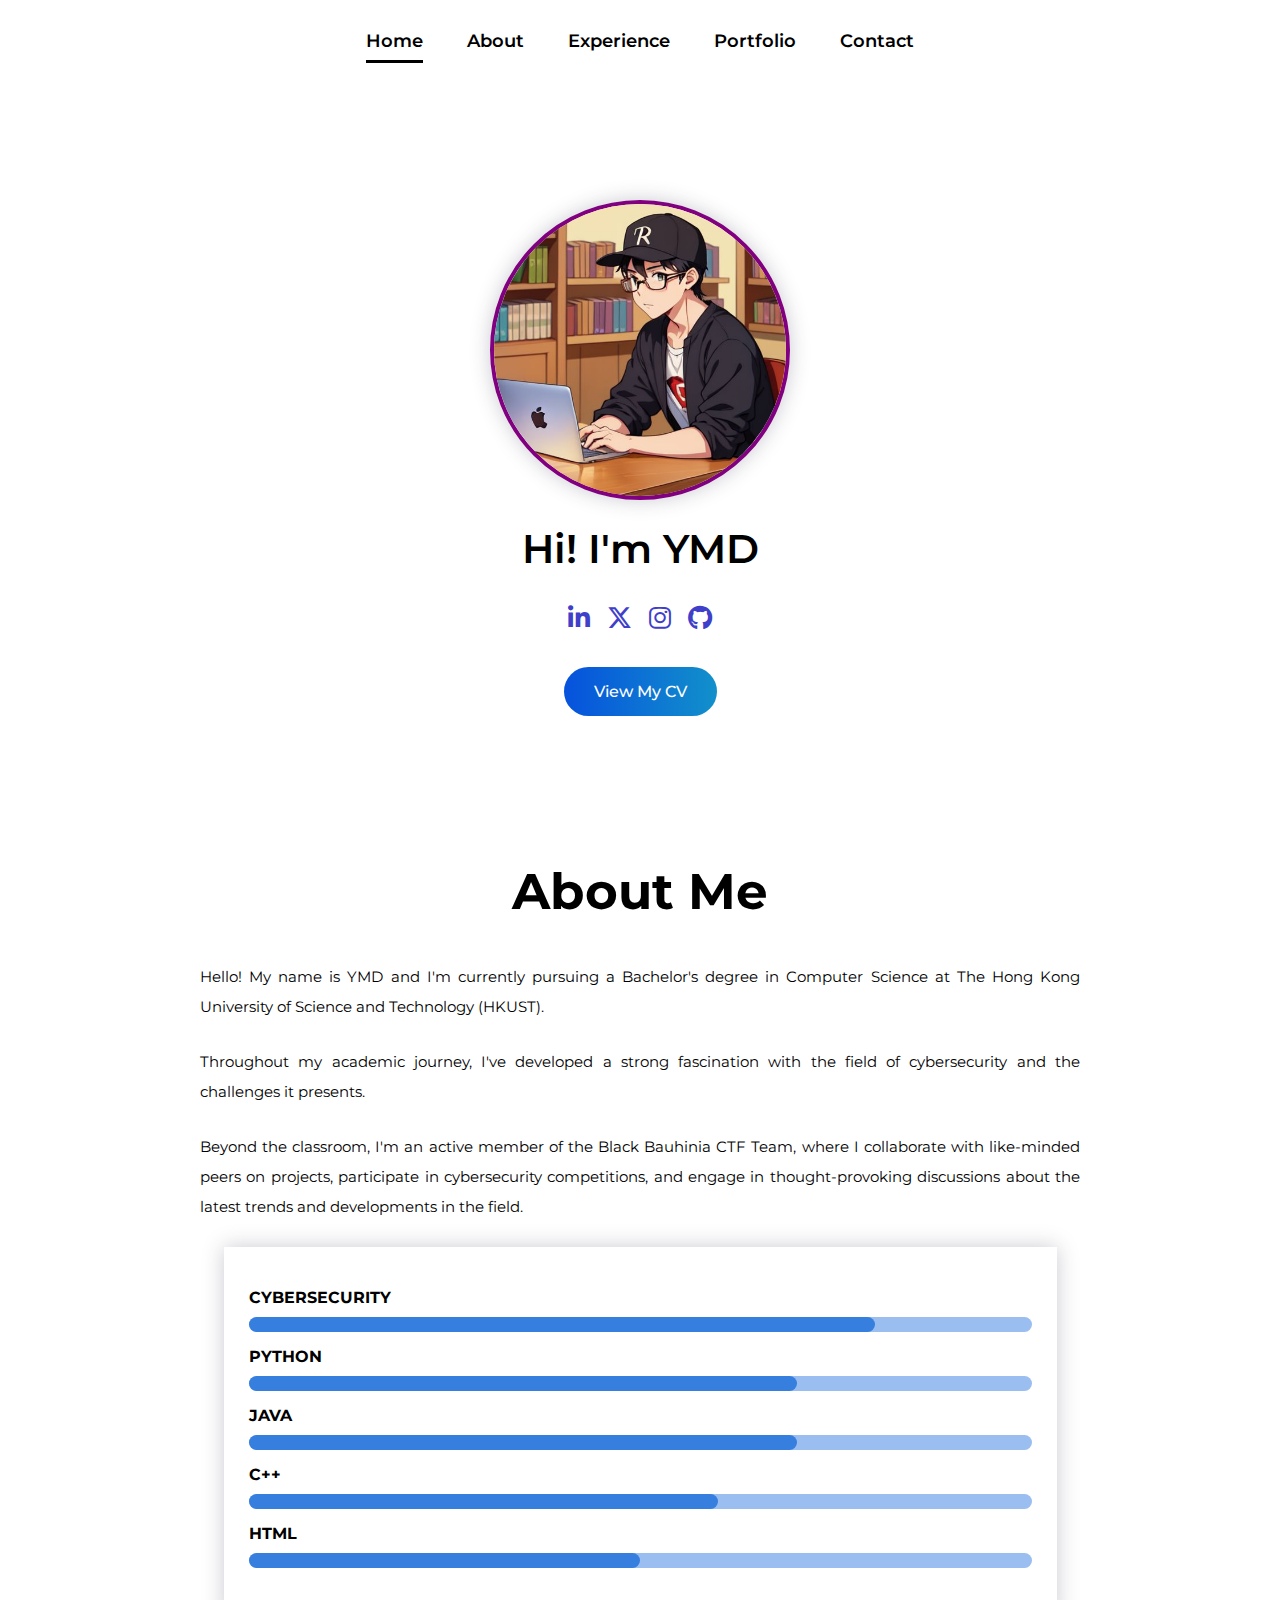
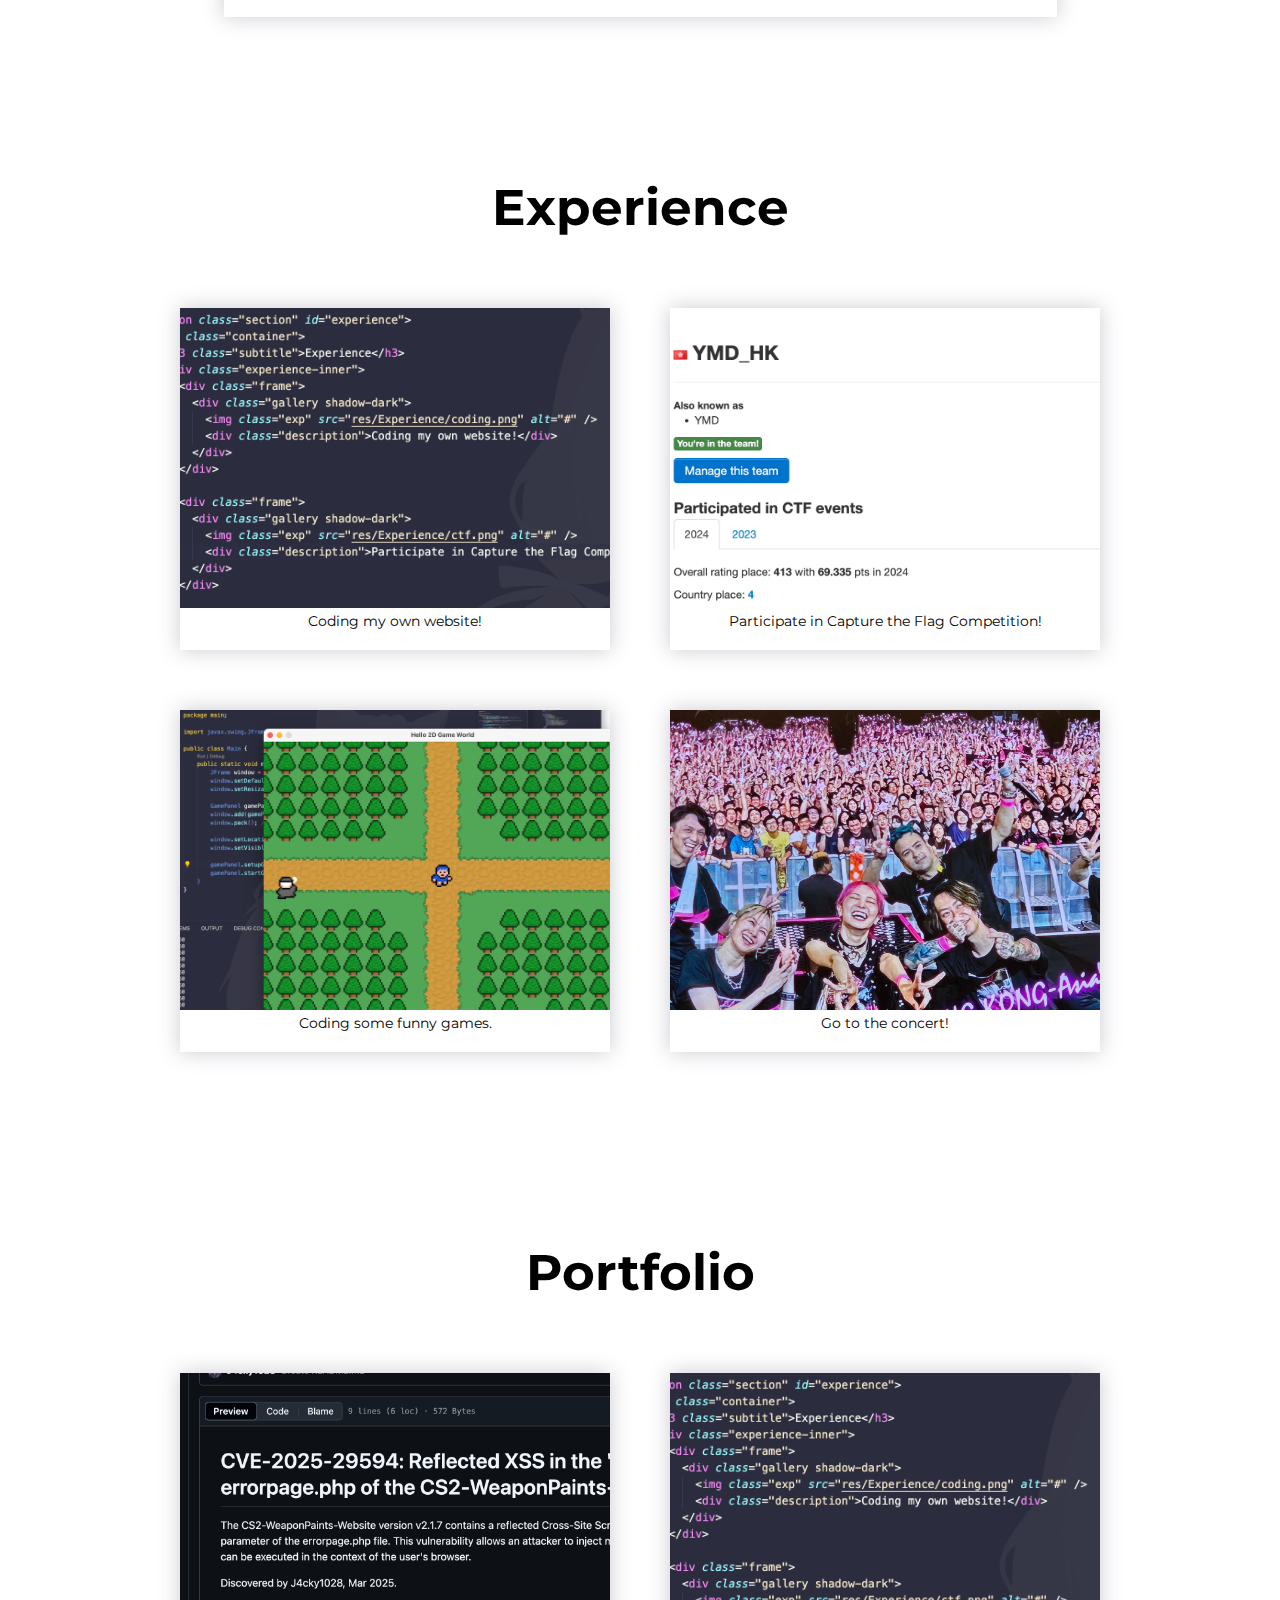
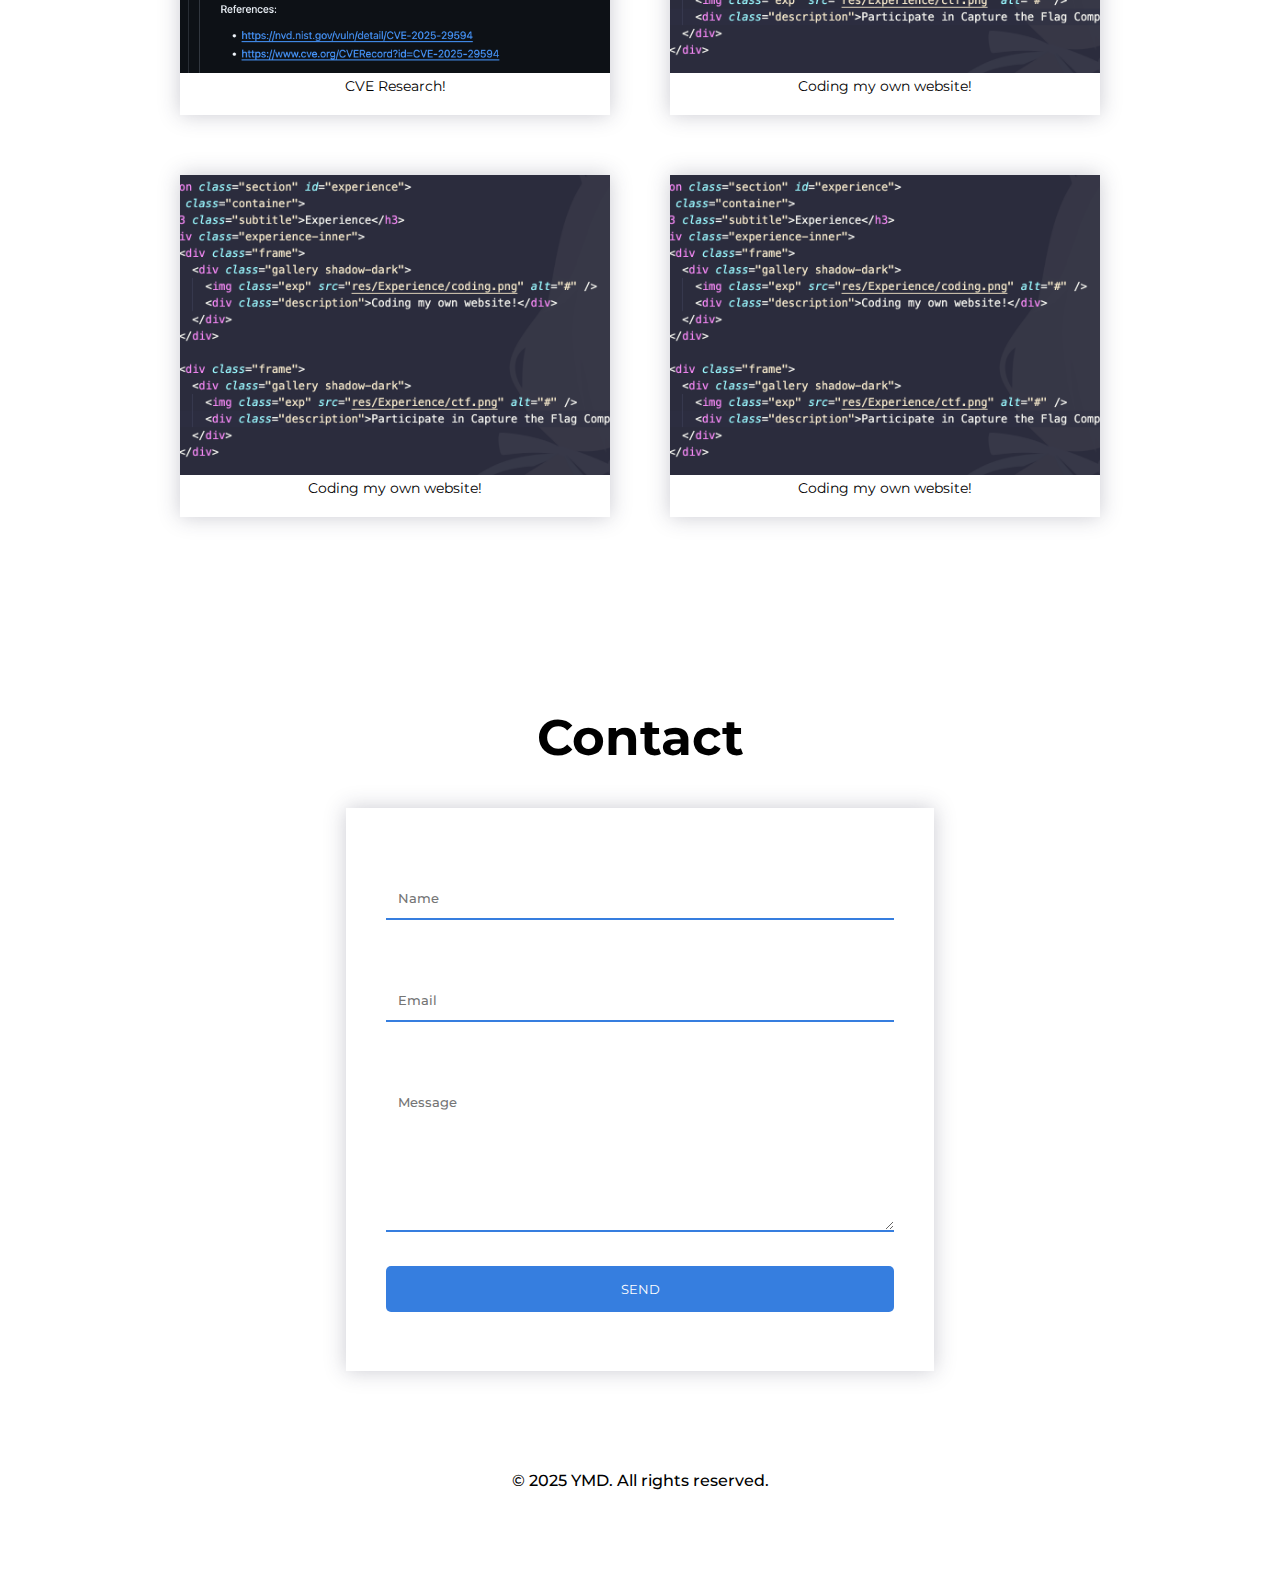
<file: index.html>
<!DOCTYPE html>
<html lang="en">
  <head>
    <meta charset="UTF-8" />
    <meta name="viewport" content="width=device-width, initial-scale=1.0" />
    <title>Homepage</title>
    <link rel="stylesheet" href="css/styles.css" />
    <link rel="stylesheet" href="css/fontawesome/all.css" />
    <link rel="icon" href="res/icon.jpeg" />
  </head>
  <body>
    <!--Preloader-->
    <div class="preloader">
      <div class="loader"></div>
    </div>
    <!--Preloader End-->

    <!--Navbar-->
    <nav class="navbar">
      <div class="container">
        <div class="navbar-inner">
          <div class="burger">
            <i class="fa fa-bars menu-btn"></i>
          </div>
          <ul class="navbar-item close">
            <li><a href="#home" class="active">Home</a></li>
            <li><a href="#about">About</a></li>
            <li><a href="#experience">Experience</a></li>
            <li><a href="#portfolio">Portfolio</a></li>
            <li><a href="#contact">Contact</a></li>
          </ul>
        </div>
      </div>
    </nav>
    <!--Navbar End-->

    <!--Home Section-->
    <section class="section home" id="home">
      <div class="container">
        <div class="home-inner">
          <div class="profile-pic">
            <img
              src="res/icon.jpeg"
              alt="Profile Picture"
              class="shadow-dark"
            />
          </div>
          <div class="intro">
            <h3>Hi! I'm YMD</h3>
            <div class="social-media">
              <a
                href="https://www.linkedin.com/in/chun-yu-mok-a373702b9/"
                target="_blank"
                class="social"
              >
                <i class="fa-brands fa-linkedin-in" aria-hidden="true"></i>
              </a>
              <a href="https://x.com/J4cky1028/" target="_blank" class="social">
                <i class="fa-brands fa-x-twitter" aria-hidden="true"> </i>
              </a>
              <a
                href="https://www.instagram.com/jackymok1028/"
                target="_blank"
                class="social"
              >
                <i class="fa-brands fa-instagram" aria-hidden="true"></i>
              </a>
              <a
                href="https://github.com/J4cky1028"
                target="_blank"
                class="social"
              >
                <i class="fa-brands fa-github" aria-hidden="true"></i>
              </a>
            </div>
            <br />
            <a href="cv.html" target="_blank" class="cv">View My CV</a>
          </div>
        </div>
      </div>
    </section>
    <!--Home Section End-->

    <!--About Section-->
    <section class="section" id="about">
      <div class="container">
        <h3 class="subtitle">About Me</h3>
        <div class="about-inner">
          <div class="about-content">
            <p>
              Hello! My name is YMD and I'm currently pursuing a Bachelor's
              degree in Computer Science at The Hong Kong University of Science
              and Technology (HKUST).
            </p>
            <p>
              Throughout my academic journey, I've developed a strong
              fascination with the field of cybersecurity and the challenges it
              presents.
            </p>
            <p>
              Beyond the classroom, I'm an active member of the Black Bauhinia
              CTF Team, where I collaborate with like-minded peers on projects,
              participate in cybersecurity competitions, and engage in
              thought-provoking discussions about the latest trends and
              developments in the field.
            </p>
          </div>
          <div class="skills shadow-dark">
            <ul>
              <li class="cybersecurity">Cybersecurity</li>
              <li class="python">python</li>
              <li class="java">java</li>
              <li class="cpp">c++</li>
              <li class="html">html</li>
            </ul>
          </div>
        </div>
      </div>
    </section>
    <!--About Section End-->

    <!--Experience Section-->
    <section class="section" id="experience">
      <div class="container">
        <h3 class="subtitle">Experience</h3>
        <div class="experience-inner">
          <div class="frame">
            <div class="gallery shadow-dark">
              <img
                class="exp"
                src="res/Experience/coding.png"
                alt="Coding website"
              />
              <div class="description">Coding my own website!</div>
            </div>
          </div>

          <div class="frame">
            <div class="gallery shadow-dark">
              <img
                class="exp"
                src="res/Experience/ctf.png"
                alt="flag{WoW_y0u_f0und_this_fl4g!}"
              />
              <div class="description">
                Participate in Capture the Flag Competition!
              </div>
            </div>
          </div>

          <div class="frame">
            <div class="gallery shadow-dark">
              <img
                class="exp"
                src="res/Experience/coding_game.png"
                alt="Coding game"
              />
              <div class="description">Coding some funny games.</div>
            </div>
          </div>

          <div class="frame">
            <div class="gallery shadow-dark">
              <img
                class="exp"
                src="res/Experience/concert.jpg"
                alt="LiVE is Smile Always～ASiA TOUR2024～ in Hong Kong"
              />
              <div class="description">Go to the concert!</div>
            </div>
          </div>
        </div>
      </div>
    </section>
    <!--Experience Section End-->

    <!--Portfolio Section-->
    <section class="section" id="portfolio">
      <div class="container">
        <h3 class="subtitle">Portfolio</h3>
        <div class="portfolio-inner">
          <div class="frame">
            <a href="https://github.com/J4cky1028/vulnerability-research">
              <div class="gallery shadow-dark">
                <img class="exp" src="res/Experience/cve.png" alt="#" />
                <div class="description">CVE Research!</div>
              </div>
            </a>
          </div>

          <div class="frame">
            <a href="#">
              <div class="gallery shadow-dark">
                <img class="exp" src="res/Experience/coding.png" alt="#" />
                <div class="description">Coding my own website!</div>
              </div>
            </a>
          </div>

          <div class="frame">
            <a href="#">
              <div class="gallery shadow-dark">
                <img class="exp" src="res/Experience/coding.png" alt="#" />
                <div class="description">Coding my own website!</div>
              </div>
            </a>
          </div>

          <div class="frame">
            <a href="#">
              <div class="gallery shadow-dark">
                <img class="exp" src="res/Experience/coding.png" alt="#" />
                <div class="description">Coding my own website!</div>
              </div>
            </a>
          </div>
        </div>
      </div>
    </section>
    <!--Portfolio Section End-->

    <!--Contact Section-->
    <section class="Contact" id="contact">
      <div class="container">
        <h3 class="subtitle">Contact</h3>
        <iframe
          name="hidden_iframe"
          id="hidden_iframe"
          style="display: none"
          onload="if(submitted){resetForm()}"
        ></iframe>
        <form
          class="contact-form shadow-dark"
          id="contact-form"
          action="https://formspree.io/f/mpwqbpjl"
          method="post"
          target="_top"
        >
          <div class="input-fields">
            <input
              type="text"
              required
              class="input"
              id="name"
              name="name"
              placeholder="Name"
            />
            <input
              type="email"
              required
              class="input"
              id="email"
              name="email"
              placeholder="Email"
            />
          </div>

          <div class="msg">
            <textarea
              required
              placeholder="Message"
              id="message"
              name="message"
            ></textarea>
            <button type="submit" name="submit" class="btn">Send</button>
            <div id="success" style="color: green"><br /></div>
          </div>
        </form>
      </div>
    </section>
    <!--Contact Section End-->

    <!--Copyright Section-->
    <div class="copyright">&copy; 2025 YMD. All rights reserved.</div>
    <!--Copyright Section-->

    <script src="js/main.js"></script>
  </body>
</html>
</file>
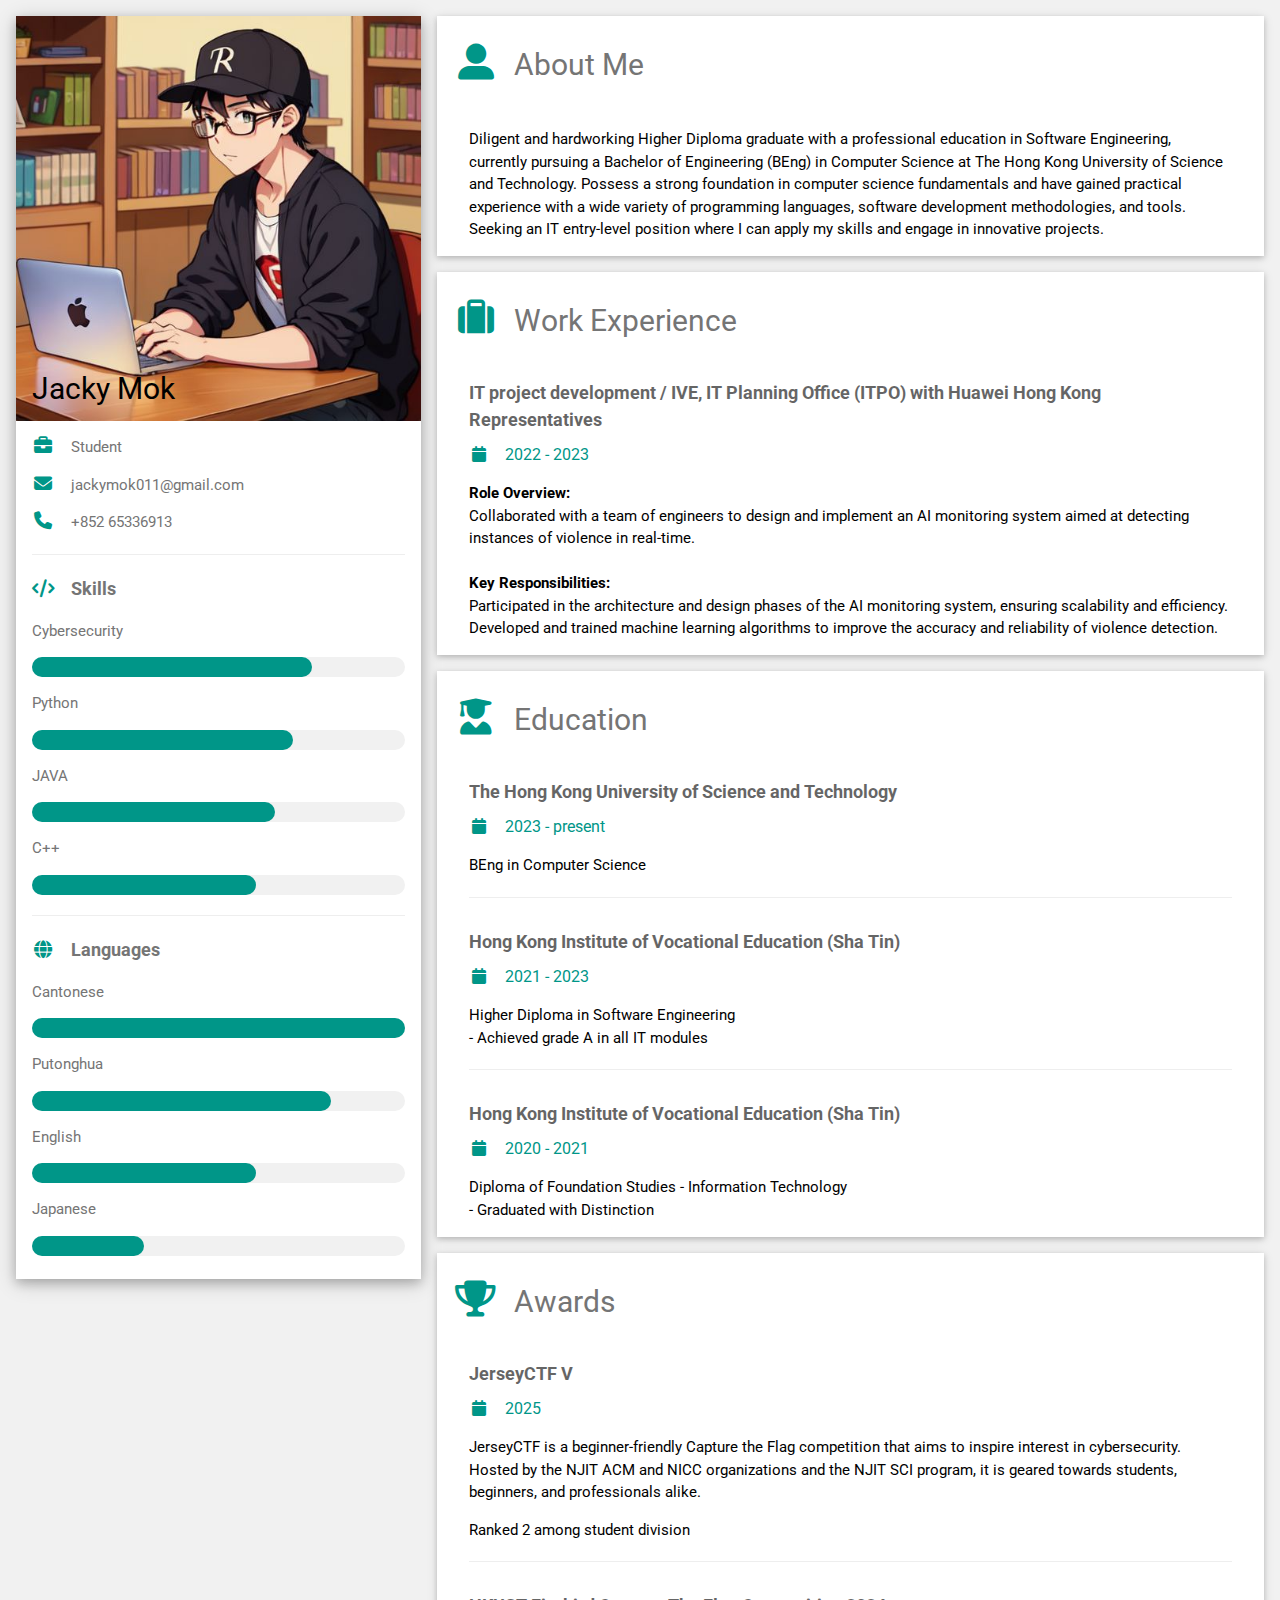
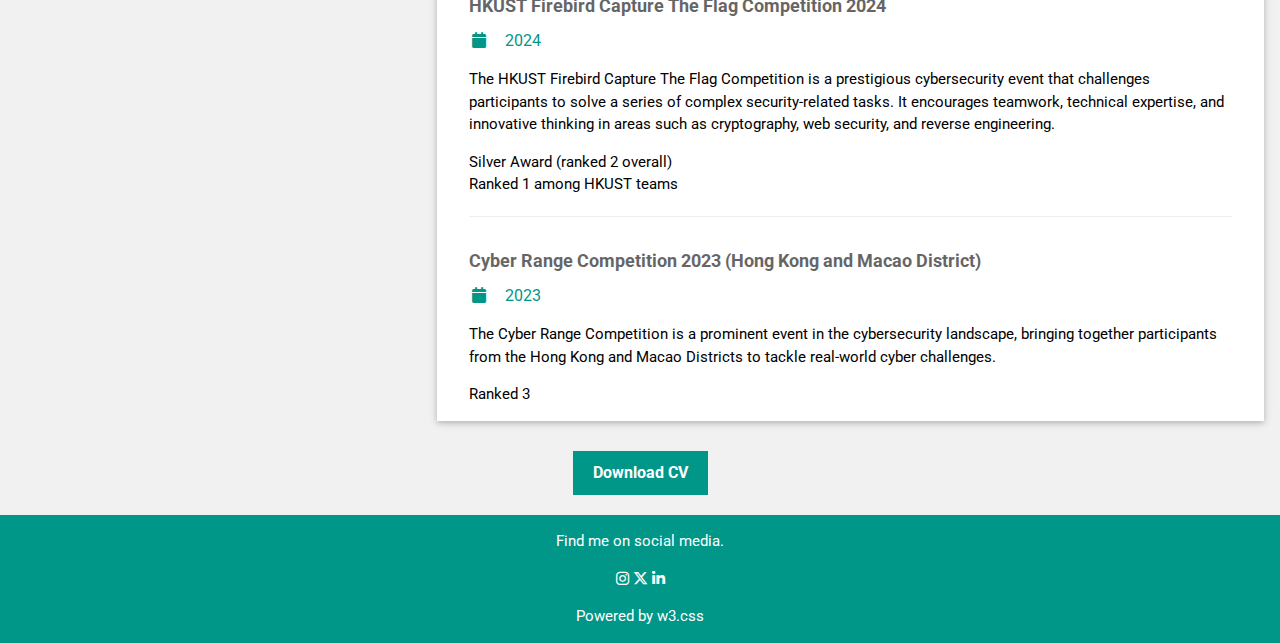
<file: cv.html>
<!DOCTYPE html>
<html>
<title>My CV</title>
<meta charset="UTF-8">
<meta name="viewport" content="width=device-width, initial-scale=1">
<link rel="stylesheet" href="https://www.w3schools.com/w3css/4/w3.css">
<link rel='stylesheet' href='https://fonts.googleapis.com/css?family=Roboto'>
<link rel="stylesheet" href="css/fontawesome/all.css" />
<style>
  html,body,h1,h2,h3,h4,h5,h6 {font-family: "Roboto", sans-serif}
  a {
      text-decoration: none;
  }
  
  .download-cv-btn {
      display: inline-block;
      padding: 10px 20px;
      margin-top: 10px;
      background-color: #009688;
      color: #ffffff;
      border: 0px;
      font-size: 16px;
      font-weight: bold;
      transition: background-color 0.3s, color 0.3s;
  }
  
  .download-cv-btn:hover {
      background-color: #00796b;
      color: #ffffff;
  }
  
  .button-container {
    text-align: center;
    margin: 20px 0;
  }
</style>
<body class="w3-light-grey">

<!-- Page Container -->
<div class="w3-content w3-margin-top" style="max-width:1400px;">

  <!-- The Grid -->
  <div class="w3-row-padding">
  
    <!-- Left Column -->
    <div class="w3-third">
    
      <div class="w3-white w3-text-grey w3-card-4">
        <div class="w3-display-container">
          <img src="res/icon.jpeg" style="width:100%" alt="Avatar">
          <div class="w3-display-bottomleft w3-container w3-text-black">
            <h2>Jacky Mok</h2>
          </div>
        </div>
        <div class="w3-container">
          <p><i class="fa fa-briefcase fa-fw w3-margin-right w3-large w3-text-teal"></i>Student</p>
          <p><i class="fa fa-envelope fa-fw w3-margin-right w3-large w3-text-teal"></i>jackymok011@gmail.com</p>
          <p><i class="fa fa-phone fa-fw w3-margin-right w3-large w3-text-teal"></i>+852 65336913</p>
          <hr>

          <p class="w3-large"><b><i class="fa fa-code fa-fw w3-margin-right w3-text-teal"></i>Skills</b></p>
          <p>Cybersecurity</p>
          <div class="w3-light-grey w3-round-xlarge w3-small">
            <div class="w3-container w3-center w3-round-xlarge w3-teal" style="height:20px;width:75%"></div>
          </div>
          <p>Python</p>
          <div class="w3-light-grey w3-round-xlarge w3-small">
            <div class="w3-container w3-center w3-round-xlarge w3-teal" style="height:20px;width:70%">
              <div class="w3-center w3-text-white"></div>
            </div>
          </div>
          <p>JAVA</p>
          <div class="w3-light-grey w3-round-xlarge w3-small">
            <div class="w3-container w3-center w3-round-xlarge w3-teal" style="height:20px;width:65%"></div>
          </div>
          <p>C++</p>
          <div class="w3-light-grey w3-round-xlarge w3-small">
            <div class="w3-container w3-center w3-round-xlarge w3-teal" style="height:20px;width:60%"></div>
          </div>
          <hr>

          <p class="w3-large w3-text-theme"><b><i class="fa fa-globe fa-fw w3-margin-right w3-text-teal"></i>Languages</b></p>
          <p>Cantonese</p>
          <div class="w3-light-grey w3-round-xlarge">
            <div class="w3-center w3-round-xlarge w3-teal" style="height:20px;width:100%"></div>
          </div>
          <p>Putonghua</p>
          <div class="w3-light-grey w3-round-xlarge">
            <div class="w3-center w3-round-xlarge w3-teal" style="height:20px;width:80%"></div>
          </div>
          <p>English</p>
          <div class="w3-light-grey w3-round-xlarge">
            <div class="w3-center w3-round-xlarge w3-teal" style="height:20px;width:60%"></div>
          </div>
          <p>Japanese</p>
          <div class="w3-light-grey w3-round-xlarge">
            <div class="w3-center w3-round-xlarge w3-teal" style="height:20px;width:30%"></div>
          </div>
          <br>
        </div>
      </div><br>

    <!-- End Left Column -->
    </div>

    <!-- Right Column -->
    <div class="w3-twothird">
        
      <div class="w3-container w3-card w3-white w3-margin-bottom">
        <h2 class="w3-text-grey w3-padding-16"><i class="fas fa-user-alt fa-fw w3-margin-right w3-xxlarge w3-text-teal"></i>About Me</h2>
        <div class="w3-container">
            <p>
              Diligent and hardworking Higher Diploma graduate with a professional education in Software Engineering,
              currently pursuing a Bachelor of Engineering (BEng) in Computer Science at The Hong Kong University of Science and Technology.
              Possess a strong foundation in computer science fundamentals and have gained practical experience with a wide variety of programming languages,
              software development methodologies, and tools. Seeking an IT entry-level position where I can apply my skills and engage in innovative projects.
            </p>
        </div>
      </div>

      <div class="w3-container w3-card w3-white w3-margin-bottom">
        <h2 class="w3-text-grey w3-padding-16"><i class="fa fa-suitcase fa-fw w3-margin-right w3-xxlarge w3-text-teal"></i>Work Experience</h2>
        <div class="w3-container">
          <h5 class="w3-opacity"><b>IT project development / IVE, IT Planning Office (ITPO) with Huawei Hong Kong Representatives</b></h5>
          <h6 class="w3-text-teal"><i class="fa fa-calendar fa-fw w3-margin-right"></i>2022 - 2023</h6>
          <p>
            <b>Role Overview:</b><br>
            Collaborated with a team of engineers to design and implement an AI monitoring system aimed at detecting instances of violence in real-time.
            <br><br>
            <b>Key Responsibilities:</b><br>
            Participated in the architecture and design phases of the AI monitoring system, ensuring scalability and efficiency.
            Developed and trained machine learning algorithms to improve the accuracy and reliability of violence detection.
          </p>
        </div>
      </div>

      <div class="w3-container w3-card w3-white w3-margin-bottom">
        <h2 class="w3-text-grey w3-padding-16"><i class="fa fa-user-graduate fa-fw w3-margin-right w3-xxlarge w3-text-teal"></i>Education</h2>
        <div class="w3-container">
          <h5 class="w3-opacity"><b>The Hong Kong University of Science and Technology</b></h5>
          <h6 class="w3-text-teal"><i class="fa fa-calendar fa-fw w3-margin-right"></i>2023 - present</h6>
          <p>BEng in Computer Science</p>
          <hr>
        </div>
        <div class="w3-container">
          <h5 class="w3-opacity"><b>Hong Kong Institute of Vocational Education (Sha Tin)</b></h5>
          <h6 class="w3-text-teal"><i class="fa fa-calendar fa-fw w3-margin-right"></i>2021 - 2023</h6>
          <p>Higher Diploma in Software Engineering<br>
             - Achieved grade A in all IT modules
          </p>
          <hr>
        </div>
        <div class="w3-container">
          <h5 class="w3-opacity"><b>Hong Kong Institute of Vocational Education (Sha Tin)</b></h5>
          <h6 class="w3-text-teal"><i class="fa fa-calendar fa-fw w3-margin-right"></i>2020 - 2021</h6>
          <p>Diploma of Foundation Studies - Information Technology<br>
             - Graduated with Distinction
          </p>
        </div>
      </div>

      <div class="w3-container w3-card w3-white">
        <h2 class="w3-text-grey w3-padding-16"><i class="fa fa-trophy fa-fw w3-margin-right w3-xxlarge w3-text-teal"></i>Awards</h2>
        <div class="w3-container">
          <h5 class="w3-opacity"><b>JerseyCTF V</b></h5>
          <h6 class="w3-text-teal"><i class="fa fa-calendar fa-fw w3-margin-right"></i>2025</h6>
          <p>
            JerseyCTF is a beginner-friendly Capture the Flag competition that aims to inspire interest in cybersecurity. Hosted by the NJIT ACM and NICC organizations and the NJIT SCI program, it is geared towards students, beginners, and professionals alike.
          </p>
          <p>Ranked 2 among student division</p>
          <hr>
        </div>
        <div class="w3-container">
          <h5 class="w3-opacity"><b>HKUST Firebird Capture The Flag Competition 2024</b></h5>
          <h6 class="w3-text-teal"><i class="fa fa-calendar fa-fw w3-margin-right"></i>2024</h6>
            <p>
              The HKUST Firebird Capture The Flag Competition is a prestigious cybersecurity event 
               that challenges participants to solve a series of complex security-related tasks. 
               It encourages teamwork, technical expertise, and innovative thinking in areas such as cryptography,
              web security, and reverse engineering.
            </p>
            <p>Silver Award (ranked 2 overall)<br>Ranked 1 among HKUST teams</p>
          <hr>
        </div>
        <div class="w3-container">
            <h5 class="w3-opacity"><b>Cyber Range Competition 2023 (Hong Kong and Macao District)</b></h5>
            <h6 class="w3-text-teal"><i class="fa fa-calendar fa-fw w3-margin-right"></i>2023</h6>
            <p>
              The Cyber Range Competition is a prominent event in the cybersecurity landscape, bringing together participants from the Hong Kong and Macao Districts to tackle real-world cyber challenges. 
            </p>
            <p>Ranked 3</p>
        </div>
      </div>

    <!-- End Right Column -->
    </div>
    
  <!-- End Grid -->
  </div>
  
  <!-- End Page Container -->
</div>

<div class="button-container">
  <a href="res/CV.pdf" download="CV.pdf" class="download-cv-btn">Download CV</a>
</div>

<footer class="w3-container w3-teal w3-center w3-margin-top">
  <p>Find me on social media.</p>
  <a href="https://www.instagram.com/jackymok1028/" target="_blank">
    <i class="fa-brands fa-instagram w3-hover-opacity"></i>
  </a>

  <a href="https://x.com/J4cky1028/" target="_blank">
    <i class="fa-brands fa-x-twitter w3-hover-opacity"></i>
  </a>

  <a href="https://www.linkedin.com/in/chun-yu-mok-a373702b9/" target="_blank">
    <i class="fa-brands fa-linkedin-in w3-hover-opacity"></i>
  </a>
  <p>Powered by <a href="https://www.w3schools.com/w3css/default.asp" target="_blank">w3.css</a></p>
</footer>

</body>
</html>
</file>
<file: css/styles.css>
@import url("https://fonts.googleapis.com/css2?family=Montserrat:ital,wght@0,100..900;1,100..900&display=swap");

* {
  margin: 0;
  padding: 0;
  outline: none;
  text-decoration: none;
  box-sizing: border-box;
  font-family: "Montserrat", sans-serif;
}

.preloader {
  background-color: #222222;
  position: fixed;
  left: 0;
  top: 0;
  height: 100%;
  width: 100%;
  z-index: 150;
  -webkit-display: -ms-flexbox;
  display: flex;
  -ms-flex-align: center;
  align-items: center;
  -ms-flex-pack: center;
  justify-content: center;
  -webkit-transition: all 1s ease;
  transition: all 1s ease;
}

.preloader.opacity-0 {
  opacity: 0;
  visibility: hidden;
}

.preloader .loader {
  height: 40px;
  width: 40px;
  border: 4px solid #e3e3e3;
  border-radius: 50%;
  border-top: 4px solid transparent;
  border-bottom: 4px solid transparent;
  -webkit-animation: spin 2s linear infinite;
  animation: spin 2s linear infinite;
}

@keyframes spin {
  0% {
    -webkit-transform: rotate(0deg);
    transform: rotate(0deg);
  }
  100% {
    -webkit-transform: rotate(360deg);
    transform: rotate(360deg);
  }
}

.navbar {
  width: 100%;
  position: fixed;
  z-index: 100;
  padding: 30px 0;
  background-color: #ffffff;
}

.burger {
  display: none;
}

section {
  padding-top: 10px;
}

.container {
  margin: 0 230px;
}

.navbar-inner {
  text-align: center;
  justify-content: space-between;
}

.navbar-item {
  list-style: none;
}

.navbar-item li {
  display: inline-block;
}

.navbar-item li a {
  font-size: 18px;
  font-weight: 600;
  text-decoration: none;
  color: black;
  margin: 8px 20px;
  padding: 8px 0;
}

.navbar-item li a.active,
.navbar-item li a:hover {
  border-bottom: 3px solid black;
}

.home {
  padding-top: 150px;
}

.home-inner {
  text-align: center;
  margin: 0 auto;
}

.profile-pic {
  margin: 0, 100px;
  margin-bottom: 20px;
}

.profile-pic img {
  height: 400px;
  border-radius: 50%;
  border: 4px solid purple;
}

.shadow-dark {
  -webkit-box-shadow: 0 0 20px rgba(48, 46, 77, 0.25);
  box-shadow: 0 0 20px rgba(48 46 77 0.25);
}

.intro h3 {
  font-size: 70px;
  font-weight: 600;
  text-decoration: none;
  color: black;
  margin-bottom: 30px;
}

.social-media {
  text-align: center;
  justify-content: space-between;
  margin-bottom: 30px;
}

.social {
  margin: 0, 10px;
  padding: 5px;
  font-size: 25px;
  color: rgb(63, 63, 202);
}

.social:hover {
  -webkit-transition: all 0.3s ease;
  transition: all 0.3s ease;
  background-image: linear-gradient(to left, #1290cb, #0652dd);
  color: white;
  border: none;
}

.cv {
  margin-top: 20px;
  font-size: 16px;
  font-weight: 500;
  background-image: linear-gradient(to left, #1290cb, #0652dd);
  padding: 15px 30px;
  border-radius: 25px;
  color: white;
}

.cv:hover {
  -webkit-transition: all 0.3s ease;
  transition: all 0.3s ease;
  font-size: 17px;
  padding: 16px 31px;
}

.subtitle {
  margin-top: 150px;
  margin-bottom: 40px;
  text-align: center;
  font-size: 50px;
  font-weight: 700;
}

.about-inner {
  display: flex;
  justify-content: space-between;
}

.about-content {
  max-width: 50%;
}

.about-content p {
  padding: 0 50px;
  margin-bottom: 25px;
  font-size: 16px;
  line-height: 30px;
  text-align: justify;
}

.skills {
  width: 50%;
  padding: 0 50px;
}

.skills li {
  position: relative;
  list-style: none;
  margin: 60px 0;
  font-weight: 700;
  text-transform: uppercase;
}

.skills li::before {
  content: "";
  position: absolute;
  top: calc(100% + 10px);
  left: 0;
  width: 100%;
  height: 15px;
  background-color: rgba(54, 126, 223, 0.5);
  border-radius: 100px;
}

.skills li::after {
  content: "";
  position: absolute;
  top: calc(100% + 10px);
  left: 0;
  width: 0;
  height: 15px;
  background-color: rgb(54, 127, 223, 1);
  border-radius: 100px;
}

.skills li.cybersecurity::after {
  width: 80%;
}

.skills li.python::after {
  width: 70%;
}

.skills li.java::after {
  width: 70%;
}

.skills li.cpp::after {
  width: 60%;
}

.skills li.html::after {
  width: 50%;
}

.frame {
  float: left;
  width: 50%;
}

.gallery {
  margin: 30px;
}

.gallery:hover {
  transform: scale(1.05);
  -webkit-transition: all 0.3s ease;
  transition: all 0.3s ease;
}

.gallery img {
  width: 100%;
  height: 400px;
  object-position: center center;
  object-fit: cover;
}

.description {
  font-size: 20px;
  font-weight: 400;
  text-align: center;
  padding-bottom: 20px;
  color: black;
}

.experience-inner::after {
  content: "";
  clear: both;
  display: block;
}

.frame a {
  text-decoration: none;
}

.portfolio-inner::after {
  content: "";
  clear: both;
  display: block;
}

.contact-form {
  margin: 0 20%;
  padding: 40px 40px;
}

.input-fields {
  display: flex;
  flex-direction: column;
  margin-right: 4%;
}

.input-fields,
.msg {
  width: 100%;
}

.input-fields .input,
.msg textarea {
  margin: 30px 0;
  background: transparent;
  border: 0;
  border-bottom: 2px solid rgba(54, 126, 223, 1);
  padding: 12px;
  color: black;
  width: 100%;
  font-weight: 500;
}

.msg textarea {
  height: 150px;
}

.btn {
  text-align: center;
  background: rgba(54, 126, 223, 1);
  padding: 15px;
  border-radius: 5px;
  color: white;
  text-transform: uppercase;
  width: 100%;
  border: none;
  cursor: pointer;
}

.btn:hover {
  background: rgb(35, 96, 175);
  -webkit-transition: all 0.3s ease;
  transition: all 0.3s ease;
}

.copyright {
  text-align: center;
  margin: 100px 0;
  font-weight: 500;
}

@media (max-width: 1440px) {
  .container {
    margin: 0 150px;
  }

  .profile-pic {
    margin: 50px;
    margin-bottom: 20px;
  }

  .profile-pic img {
    height: 300px;
  }

  .intro h3 {
    font-size: 40px;
  }

  .about-inner {
    display: block;
    width: 100%;
  }

  .about-content {
    max-width: 100%;
  }

  .about-content p {
    font-size: 15px;
    line-height: 30px;
  }

  .skills {
    width: 85%;
    padding: 0 25px;
    margin: 0 auto;
    height: 370px;
  }

  .skills ul {
    padding-top: 1px;
  }

  .skills li {
    margin: 40px 0;
  }

  .gallery img {
    height: 300px;
  }

  .description {
    font-size: 14px;
  }
}

@media (max-width: 1200px) {
  .navbar {
    padding-bottom: 0;
  }

  .burger {
    display: block;
    font-size: 26px;
    line-height: 70px;
    text-align: right;
  }

  .menu-btn {
    cursor: pointer;
  }

  .navbar-item {
    width: 100%;
    text-align: center;
  }

  .close {
    display: none;
  }

  .navbar-item li a.active,
  .navbar-item li a:hover {
    border-bottom: none;
  }

  .navbar-item li {
    display: block;
    padding: 15px 0;
    border-bottom: 1px solid #eaeaeb;
    margin: 0;
    width: 100%;
  }

  .frame {
    width: 100%;
  }

  .contact-form {
    margin: 0 2%;
    padding: 20px 20px;
  }
}

@media (max-width: 800px) {
  .container {
    margin: 0 20px;
  }

  .profile-pic {
    margin: 0;
    margin-bottom: 20px;
  }

  .profile-pic img {
    height: 200px;
  }

  .intro h3 {
    font-size: 25px;
    margin-bottom: 30px;
  }

  .subtitle {
    font-size: 30px;
    margin-bottom: 30px;
  }

  .about-content p {
    font-size: 14px;
    line-height: 20px;
  }

  .skills li {
    font-size: 15px;
    font-weight: 400;
  }

  .gallery img {
    height: 300px;
  }

  .contact-form {
    margin: 0 10%;
  }

  .input-fields .input,
  .msg textarea {
    margin: 10px 0;
  }
}

@media (max-width: 400px) {
    .social {
        font-size: 20px;
    }

    .contact-form {
        margin: 0 2%;
        padding: 10px 10px;
    }
}
</file>
